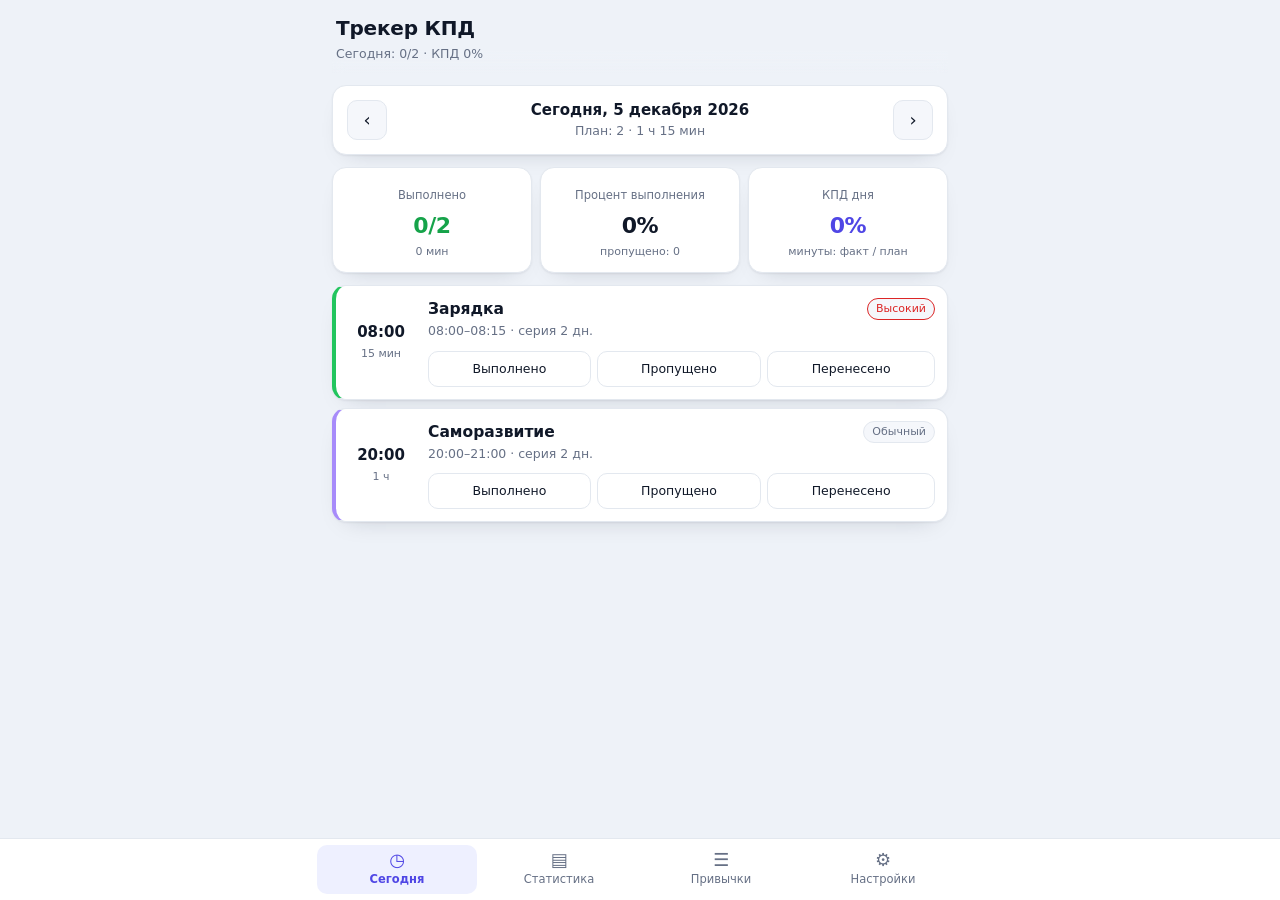
<file: index.html>
<!DOCTYPE html>
<html lang="ru">
<head>
  <meta charset="utf-8">
  <meta name="viewport" content="width=device-width, initial-scale=1, viewport-fit=cover">
  <title>Трекер КПД</title>
  <meta name="description" content="Трекер привычек с расчётом серии, процента выполнения и КПД. Работает офлайн, можно установить на телефон.">

  <meta name="theme-color" content="#eef2f8">
  <meta name="color-scheme" content="light dark">
  <meta name="mobile-web-app-capable" content="yes">
  <meta name="apple-mobile-web-app-capable" content="yes">
  <meta name="apple-mobile-web-app-status-bar-style" content="default">
  <meta name="apple-mobile-web-app-title" content="КПД">

  <link rel="manifest" href="manifest.json">
  <link rel="icon" type="image/png" sizes="192x192" href="icons/icon-192.png">
  <link rel="apple-touch-icon" href="icons/icon-192.png">
  <link rel="stylesheet" href="css/styles.css">
</head>
<body>
  <div class="app">
    <header class="topbar">
      <div>
        <h1 id="header-title">Трекер КПД</h1>
        <p id="header-subtitle">Загрузка…</p>
      </div>
    </header>

    <!-- Сюда ui.js рисует активный экран -->
    <main id="app" aria-live="polite"></main>

    <nav id="tabbar" class="tabbar" role="tablist" aria-label="Разделы">
      <button type="button" role="tab" data-tab="today" aria-selected="true">
        <span aria-hidden="true">◷</span><span>Сегодня</span>
      </button>
      <button type="button" role="tab" data-tab="stats" aria-selected="false">
        <span aria-hidden="true">▤</span><span>Статистика</span>
      </button>
      <button type="button" role="tab" data-tab="habits" aria-selected="false">
        <span aria-hidden="true">☰</span><span>Привычки</span>
      </button>
      <button type="button" role="tab" data-tab="settings" aria-selected="false">
        <span aria-hidden="true">⚙</span><span>Настройки</span>
      </button>
    </nav>
  </div>

  <div id="toast-host" class="toast-host" aria-live="polite"></div>

  <noscript>
    <p style="padding:16px">Для работы трекера нужен включённый JavaScript.</p>
  </noscript>

  <!-- Единственная точка входа: ui.js подтягивает core.js, storage.js, notifier.js -->
  <script type="module" src="js/ui.js"></script>
</body>
</html>
</file>
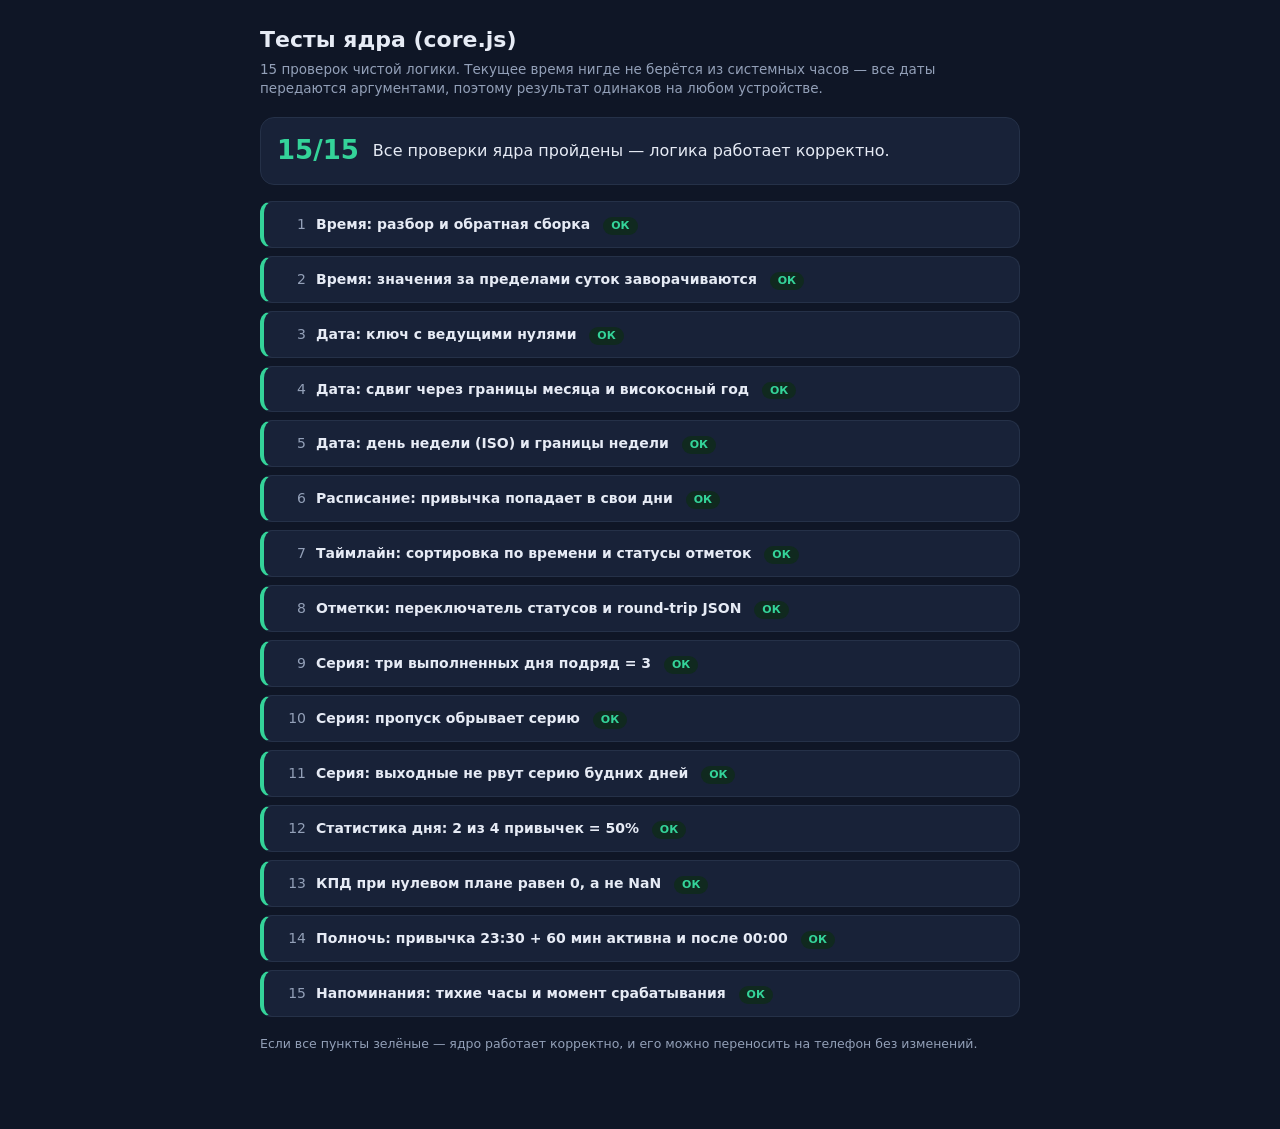
<file: test.html>
<!DOCTYPE html>
<html lang="ru">
<head>
  <meta charset="utf-8">
  <meta name="viewport" content="width=device-width, initial-scale=1">
  <title>Тесты ядра — Трекер КПД</title>
  <style>
    :root {
      --bg: #0f1626;
      --surface: #182238;
      --text: #e6ebf5;
      --dim: #93a0b8;
      --ok: #34d399;
      --ok-bg: #10291f;
      --err: #f87171;
      --err-bg: #2c1618;
      --border: #253148;
    }

    * { box-sizing: border-box; }

    body {
      margin: 0;
      padding: 24px 16px 64px;
      background: var(--bg);
      color: var(--text);
      font-family: system-ui, -apple-system, "Segoe UI", Roboto, Arial, sans-serif;
      line-height: 1.45;
    }

    .wrap { max-width: 760px; margin: 0 auto; }

    h1 { font-size: 22px; margin: 0 0 4px; }

    .sub { color: var(--dim); font-size: 13.5px; margin: 0 0 18px; }

    .summary {
      display: flex;
      align-items: center;
      gap: 14px;
      padding: 14px 16px;
      border-radius: 14px;
      border: 1px solid var(--border);
      background: var(--surface);
      margin-bottom: 16px;
      position: sticky;
      top: 12px;
      z-index: 5;
    }

    .summary__value { font-size: 26px; font-weight: 700; }

    .summary--ok .summary__value { color: var(--ok); }
    .summary--err .summary__value { color: var(--err); }

    ol { list-style: none; margin: 0; padding: 0; display: flex; flex-direction: column; gap: 8px; }

    li {
      display: grid;
      grid-template-columns: 28px 1fr;
      gap: 10px;
      padding: 12px 14px;
      border-radius: 12px;
      border: 1px solid var(--border);
      background: var(--surface);
      font-size: 14px;
    }

    li.pass { border-left: 4px solid var(--ok); }
    li.fail { border-left: 4px solid var(--err); background: var(--err-bg); }

    .num {
      font-variant-numeric: tabular-nums;
      color: var(--dim);
      text-align: right;
    }

    .name { font-weight: 600; }

    .badge {
      display: inline-block;
      margin-left: 8px;
      padding: 1px 8px;
      font-size: 11px;
      font-weight: 600;
      border-radius: 999px;
    }

    .pass .badge { background: var(--ok-bg); color: var(--ok); }
    .fail .badge { background: #3a1c1f; color: var(--err); }

    ul.errors { margin: 8px 0 0; padding-left: 18px; color: var(--err); font-size: 12.5px; }
    ul.errors li { display: list-item; border: 0; background: transparent; padding: 2px 0; }

    .note { margin-top: 18px; color: var(--dim); font-size: 12.5px; }
    code { background: #0b1220; padding: 1px 5px; border-radius: 4px; }
  </style>
</head>
<body>
  <div class="wrap">
    <h1>Тесты ядра (core.js)</h1>
    <p class="sub">
      15 проверок чистой логики. Текущее время нигде не берётся из системных часов —
      все даты передаются аргументами, поэтому результат одинаков на любом устройстве.
    </p>

    <div class="summary" id="summary">
      <div class="summary__value" id="summary-value">—</div>
      <div id="summary-text">Выполняю проверки…</div>
    </div>

    <ol id="list"></ol>

    <p class="note">
      Если все пункты зелёные — ядро работает корректно, и его можно переносить
      на телефон без изменений.
    </p>
  </div>

  <script type="module">
    import * as core from './js/core.js';

    /* ------------------------------------------------------------------ *
     * Мини-каркас тестирования (без внешних библиотек)
     * ------------------------------------------------------------------ */

    const tests = [];

    /** Регистрирует проверку. */
    function test(name, fn) {
      tests.push({ name, fn });
    }

    /** «Сегодня» для всех тестов — понедельник 2 ноября 2026 года. */
    const TODAY = '2026-11-02';

    /** Фабрика привычки для тестов. */
    function habit(id, time, duration, days) {
      return core.createHabit({ id, title: id, time, duration, days, createdAt: '2026-10-01' });
    }

    /** Сборка состояния вручную. */
    function makeState(habits, logs = {}, settings = {}) {
      return {
        version: core.STATE_VERSION,
        habits,
        logs,
        settings: { ...core.defaultSettings(), ...settings },
      };
    }

    /* ------------------------------------------------------------------ *
     * 1. Время суток: 'HH:MM' <-> минуты
     * ------------------------------------------------------------------ */
    test('Время: разбор и обратная сборка', ({ eq }) => {
      eq(core.parseTimeToMinutes('00:00'), 0, 'полночь');
      eq(core.parseTimeToMinutes('08:00'), 480, 'утро');
      eq(core.parseTimeToMinutes('23:59'), 1439, 'последняя минута суток');
      eq(core.minutesToTime(0), '00:00', 'минуты -> строка');
      eq(core.minutesToTime(480), '08:00', '480 минут');
      eq(core.formatDuration(90), '1 ч 30 мин', 'длительность 90 минут');
      eq(core.isValidTime('25:00'), false, 'некорректное время отклоняется');
    });

    /* ------------------------------------------------------------------ *
     * 2. Переход через полночь в форматировании
     * ------------------------------------------------------------------ */
    test('Время: значения за пределами суток заворачиваются', ({ eq }) => {
      eq(core.minutesToTime(1470), '00:30', '1470 минут = 00:30 следующего дня');
      eq(core.minutesToTime(1440), '00:00', 'ровно сутки = 00:00');
      eq(core.minutesToTime(-30), '23:30', 'отрицательное значение');
    });

    /* ------------------------------------------------------------------ *
     * 3. Ключи дат
     * ------------------------------------------------------------------ */
    test('Дата: ключ с ведущими нулями', ({ eq }) => {
      eq(core.dateKeyFromParts(2026, 1, 5), '2026-01-05', 'январь');
      eq(core.dateKeyFromParts(2026, 11, 2), '2026-11-02', 'ноябрь');
      const parsed = core.parseDateKey('2026-11-02');
      eq(parsed.y, 2026, 'год');
      eq(parsed.m, 11, 'месяц');
      eq(parsed.d, 2, 'день');
    });

    /* ------------------------------------------------------------------ *
     * 4. Арифметика дат: границы месяца, года, високосный год
     * ------------------------------------------------------------------ */
    test('Дата: сдвиг через границы месяца и високосный год', ({ eq }) => {
      eq(core.addDaysToKey('2026-01-31', 1), '2026-02-01', 'январь -> февраль');
      eq(core.addDaysToKey('2026-03-01', -1), '2026-02-28', 'февраль не високосный');
      eq(core.addDaysToKey('2026-12-31', 1), '2027-01-01', 'граница года');
      eq(core.addDaysToKey('2024-02-28', 1), '2024-02-29', 'високосный февраль');
      eq(core.addDaysToKey('2024-02-28', 2), '2024-03-01', 'после 29 февраля');
    });

    /* ------------------------------------------------------------------ *
     * 5. День недели и границы недели
     * ------------------------------------------------------------------ */
    test('Дата: день недели (ISO) и границы недели', ({ eq }) => {
      eq(core.weekdayFromKey('2026-11-02'), 1, '2 ноября 2026 — понедельник');
      eq(core.weekdayFromKey('2026-11-08'), 7, '8 ноября 2026 — воскресенье');
      eq(core.startOfWeekKey('2026-11-05'), '2026-11-02', 'начало недели — понедельник');
      eq(core.endOfWeekKey('2026-11-05'), '2026-11-08', 'конец недели — воскресенье');
    });

    /* ------------------------------------------------------------------ *
     * 6. Расписание по дням недели
     * ------------------------------------------------------------------ */
    test('Расписание: привычка попадает в свои дни', ({ eq }) => {
      const workdays = habit('workdays', '13:00', 30, [1, 2, 3, 4, 5]);
      const everyday = habit('everyday', '08:00', 15, [1, 2, 3, 4, 5, 6, 7]);
      eq(core.isHabitScheduledForDate(workdays, '2026-11-02'), true, 'Пн–Пт в понедельник');
      eq(core.isHabitScheduledForDate(workdays, '2026-11-07'), false, 'Пн–Пт в субботу');
      eq(core.isHabitScheduledForDate(everyday, '2026-11-08'), true, 'каждый день в воскресенье');
      eq(core.formatHabitDays(workdays), 'Пн–Пт', 'подпись расписания');
    });

    /* ------------------------------------------------------------------ *
     * 7. Таймлайн дня: порядок и статусы
     * ------------------------------------------------------------------ */
    test('Таймлайн: сортировка по времени и статусы отметок', ({ eq }) => {
      const state = makeState([
        habit('evening', '20:00', 60, [1, 2, 3, 4, 5, 6, 7]),
        habit('morning', '08:00', 15, [1, 2, 3, 4, 5, 6, 7]),
        habit('noon', '13:00', 30, [1, 2, 3, 4, 5, 6, 7]),
      ]);

      const order = core.getScheduleForDate(state, TODAY, null).map((item) => item.habitId);
      eq(order.join(','), 'morning,noon,evening', 'порядок по времени начала');

      const first = core.getScheduleForDate(state, TODAY, null)[0];
      eq(first.status, core.STATUS.PENDING, 'без отметки — ожидает');

      const afterMark = core.markHabit(state, TODAY, 'morning', core.STATUS.DONE);
      eq(afterMark.logs[TODAY].morning.status, core.STATUS.DONE, 'отметка записана');
      eq(state.logs[TODAY], undefined, 'исходное состояние не изменилось (чистота)');

      const entry = core.getScheduleForDate(afterMark, TODAY, null)[0];
      eq(entry.status, core.STATUS.DONE, 'таймлайн видит отметку');
      eq(entry.endTime, '08:15', 'время окончания посчитано');
    });

    /* ------------------------------------------------------------------ *
     * 8. Переключатель отметок и сериализация
     * ------------------------------------------------------------------ */
    test('Отметки: переключатель статусов и round-trip JSON', ({ eq }) => {
      const state = makeState([habit('charge', '08:00', 15, [1, 2, 3, 4, 5, 6, 7])]);

      const done = core.toggleHabitStatus(state, TODAY, 'charge', core.STATUS.DONE);
      eq(core.getStatus(done, TODAY, 'charge'), core.STATUS.DONE, 'первый клик — выполнено');

      const cleared = core.toggleHabitStatus(done, TODAY, 'charge', core.STATUS.DONE);
      eq(core.getStatus(cleared, TODAY, 'charge'), core.STATUS.PENDING, 'повторный клик снимает отметку');

      const skipped = core.toggleHabitStatus(done, TODAY, 'charge', core.STATUS.SKIPPED);
      eq(core.getStatus(skipped, TODAY, 'charge'), core.STATUS.SKIPPED, 'смена статуса');

      const restored = core.deserialize(core.serialize(skipped));
      eq(restored.logs[TODAY].charge.status, core.STATUS.SKIPPED, 'отметка выжила после JSON');
      eq(restored.habits.length, 1, 'привычка выжила после JSON');
      eq(restored.habits[0].title, 'charge', 'поля привычки сохранены');
    });

    /* ------------------------------------------------------------------ *
     * 9. Серия: три дня подряд
     * ------------------------------------------------------------------ */
    test('Серия: три выполненных дня подряд = 3', ({ eq }) => {
      const state = makeState(
        [habit('charge', '08:00', 15, [1, 2, 3, 4, 5, 6, 7])],
        {
          '2026-11-02': { charge: { status: 'done', at: null } },
          '2026-11-01': { charge: { status: 'done', at: null } },
          '2026-10-31': { charge: { status: 'done', at: null } },
        },
      );
      eq(core.getHabitStreak(state, 'charge', TODAY), 3, 'серия из трёх дней');
    });

    /* ------------------------------------------------------------------ *
     * 10. Серия при пропуске
     * ------------------------------------------------------------------ */
    test('Серия: пропуск обрывает серию', ({ eq }) => {
      const state = makeState(
        [habit('charge', '08:00', 15, [1, 2, 3, 4, 5, 6, 7])],
        {
          '2026-11-02': { charge: { status: 'done', at: null } },
          '2026-11-01': { charge: { status: 'skipped', at: null } },
          '2026-10-31': { charge: { status: 'done', at: null } },
          '2026-10-30': { charge: { status: 'done', at: null } },
        },
      );
      eq(core.getHabitStreak(state, 'charge', TODAY), 1, 'серия остановилась на пропуске');
    });

    /* ------------------------------------------------------------------ *
     * 11. Серия и дни вне расписания
     * ------------------------------------------------------------------ */
    test('Серия: выходные не рвут серию будних дней', ({ eq }) => {
      const state = makeState(
        [habit('read', '13:00', 30, [1, 2, 3, 4, 5])],
        {
          '2026-11-02': { read: { status: 'done', at: null } },   // понедельник
          '2026-10-30': { read: { status: 'done', at: null } },   // пятница
          '2026-10-29': { read: { status: 'done', at: null } },   // четверг
          '2026-10-28': { read: { status: 'done', at: null } },   // среда
          '2026-10-27': { read: { status: 'done', at: null } },   // вторник
          '2026-10-26': { read: { status: 'done', at: null } },   // понедельник
          '2026-10-23': { read: { status: 'skipped', at: null } }, // пятница — пропуск
        },
      );
      // Суббота 31.10 и воскресенье 01.11 в расписании отсутствуют.
      eq(core.getHabitStreak(state, 'read', TODAY), 6, 'шесть будних дней подряд');
    });

    /* ------------------------------------------------------------------ *
     * 12. Статистика дня: процент выполнения и минуты
     * ------------------------------------------------------------------ */
    test('Статистика дня: 2 из 4 привычек = 50%', ({ eq }) => {
      const state = makeState(
        [
          habit('a', '08:00', 15, [1, 2, 3, 4, 5, 6, 7]),
          habit('b', '09:00', 30, [1, 2, 3, 4, 5, 6, 7]),
          habit('c', '13:00', 45, [1, 2, 3, 4, 5, 6, 7]),
          habit('d', '20:00', 60, [1, 2, 3, 4, 5, 6, 7]),
        ],
        {
          '2026-11-02': {
            a: { status: 'done', at: null },
            b: { status: 'done', at: null },
            c: { status: 'skipped', at: null },
          },
        },
      );
      const stats = core.getDayStats(state, TODAY);
      eq(stats.planned, 4, 'запланировано привычек');
      eq(stats.plannedMinutes, 150, 'запланировано минут');
      eq(stats.done, 2, 'выполнено привычек');
      eq(stats.doneMinutes, 45, 'выполнено минут');
      eq(stats.completion, 50, 'процент выполнения');
      eq(stats.kpi, 30, 'КПД = 45 / 150');
      eq(stats.pending, 1, 'одна привычка осталась без отметки');
    });

    /* ------------------------------------------------------------------ *
     * 13. КПД при нулевом плане
     * ------------------------------------------------------------------ */
    test('КПД при нулевом плане равен 0, а не NaN', ({ eq }) => {
      const sundayOnly = makeState([habit('rest', '10:00', 60, [7])]);
      const stats = core.getDayStats(sundayOnly, TODAY); // понедельник — плана нет
      eq(stats.plannedMinutes, 0, 'план равен нулю');
      eq(stats.kpi, 0, 'КПД равен нулю');
      eq(Number.isNaN(stats.kpi), false, 'КПД не NaN');
      eq(stats.completion, 0, 'процент выполнения равен нулю');

      const empty = core.getRangeStats(core.createEmptyState(), '2026-11-01', '2026-11-02');
      eq(empty.kpi, 0, 'пустое состояние даёт КПД 0');
      eq(Number.isFinite(empty.kpi), true, 'значение конечно');
      eq(core.getEfficiency(core.createEmptyState(), '2026-11-01', '2026-11-02'), 0, 'обёртка getEfficiency');
    });

    /* ------------------------------------------------------------------ *
     * 14. Переход через полночь
     * ------------------------------------------------------------------ */
    test('Полночь: привычка 23:30 + 60 мин активна и после 00:00', ({ eq }) => {
      const state = makeState([habit('night', '23:30', 60, [1, 2, 3, 4, 5, 6, 7])]);
      const night = state.habits[0];
      const entry = core.getScheduleForDate(state, TODAY, null)[0];

      eq(entry.endTime, '00:30', 'окончание переходит на следующие сутки');
      eq(entry.crossesMidnight, true, 'флаг перехода через полночь');
      eq(core.isHabitActiveAt(night, 1425), true, '23:45 — выполняется');
      eq(core.isHabitActiveAt(night, 15), true, '00:15 — ещё выполняется');
      eq(core.isHabitActiveAt(night, 1400), false, '23:20 — ещё не началась');
      eq(core.isHabitActiveAt(night, 60), false, '01:00 — уже закончилась');
    });

    /* ------------------------------------------------------------------ *
     * 15. Тихие часы и напоминания
     * ------------------------------------------------------------------ */
    test('Напоминания: тихие часы и момент срабатывания', ({ eq }) => {
      const state = makeState(
        [
          habit('morning', '08:00', 15, [1, 2, 3, 4, 5, 6, 7]),
          habit('early', '07:00', 15, [1, 2, 3, 4, 5, 6, 7]),
        ],
        {},
        { reminderLeadMinutes: 10, quietFrom: '22:30', quietTo: '07:30' },
      );

      eq(core.isQuietTime(1350, '22:30', '07:30'), true, '22:30 — тихие часы');
      eq(core.isQuietTime(30, '22:30', '07:30'), true, '00:30 — тихие часы (после полуночи)');
      eq(core.isQuietTime(720, '22:30', '07:30'), false, '12:00 — не тихие часы');

      const morning = state.habits[0];
      const early = state.habits[1];

      eq(core.shouldRemind(morning, TODAY, 470, state).reason, 'due', '07:50 — пора напомнить');
      eq(core.shouldRemind(morning, TODAY, 400, state).reason, 'too-early', '06:40 — ещё рано');
      eq(core.shouldRemind(early, TODAY, 410, state).reason, 'quiet-hours', 'напоминание в тихие часы отменяется');

      const withLog = core.markHabit(state, TODAY, 'morning', core.STATUS.DONE);
      eq(core.shouldRemind(morning, TODAY, 470, withLog).reason, 'already-logged', 'выполненную не напоминаем');

      const reminders = core.collectReminders(state, TODAY);
      eq(reminders.length, 1, 'в очередь попала только одна привычка');
      eq(reminders[0].habitId, 'morning', 'утренняя привычка');
      eq(reminders[0].atTime, '07:50', 'время напоминания с учётом запаса');
    });

    /* ------------------------------------------------------------------ *
     * Прогон и отображение
     * ------------------------------------------------------------------ */

    function runAll() {
      const results = tests.map((item, index) => {
        const errors = [];
        const eq = (actual, expected, message) => {
          if (actual !== expected) {
            errors.push(`${message}: ожидалось ${JSON.stringify(expected)}, получено ${JSON.stringify(actual)}`);
          }
        };
        const assert = (condition, message) => {
          if (!condition) errors.push(message);
        };
        try {
          item.fn({ eq, assert });
        } catch (error) {
          errors.push(`Исключение: ${error.message}`);
        }
        return { index: index + 1, name: item.name, errors };
      });

      const list = document.getElementById('list');
      list.innerHTML = results.map((result) => `
        <li class="${result.errors.length ? 'fail' : 'pass'}">
          <div class="num">${result.index}</div>
          <div>
            <div class="name">${result.name}
              <span class="badge">${result.errors.length ? 'ОШИБКА' : 'ОК'}</span>
            </div>
            ${result.errors.length
              ? `<ul class="errors">${result.errors.map((error) => `<li>${error}</li>`).join('')}</ul>`
              : ''}
          </div>
        </li>`).join('');

      const passed = results.filter((result) => !result.errors.length).length;
      const summary = document.getElementById('summary');
      document.getElementById('summary-value').textContent = `${passed}/${results.length}`;
      document.getElementById('summary-text').textContent = passed === results.length
        ? 'Все проверки ядра пройдены — логика работает корректно.'
        : `Провалено проверок: ${results.length - passed}. Подробности ниже.`;
      summary.classList.add(passed === results.length ? 'summary--ok' : 'summary--err');

      // Дублируем итог в консоль — удобно смотреть в DevTools.
      console.log(`[tests] ${passed}/${results.length}`, results);
    }

    runAll();
  </script>
</body>
</html>
</file>
<file: css/styles.css>
/* ==========================================================================
   Трекер КПД — оформление.
   Подход mobile-first: базовые стили рассчитаны на телефон, дальше только
   небольшие улучшения для широких экранов.
   Тёмная тема: токены в :root[data-theme="dark"] и медиазапрос по системной
   настройке. Атрибут data-theme ставит ui.js (auto => атрибут снимается).
   ========================================================================== */

:root {
  color-scheme: light;

  --bg: #eef2f8;
  --surface: #ffffff;
  --surface-2: #f5f7fb;
  --text: #101828;
  --text-dim: #667085;
  --border: #e3e8ef;
  --accent: #4f46e5;
  --accent-soft: #eef0ff;
  --ok: #16a34a;
  --ok-soft: #e8f7ee;
  --warn: #d97706;
  --warn-soft: #fdf3e3;
  --err: #dc2626;
  --err-soft: #fdecec;
  --shadow: 0 1px 2px rgba(16, 24, 40, 0.06), 0 10px 24px -16px rgba(16, 24, 40, 0.25);

  --radius: 14px;
  --radius-sm: 10px;
  --tabbar-height: 62px;
}

:root[data-theme="dark"] {
  color-scheme: dark;

  --bg: #0b1220;
  --surface: #131c2e;
  --surface-2: #182238;
  --text: #e6ebf5;
  --text-dim: #93a0b8;
  --border: #253148;
  --accent: #8b8cf9;
  --accent-soft: #1e2340;
  --ok: #34d399;
  --ok-soft: #10291f;
  --warn: #fbbf24;
  --warn-soft: #2b2110;
  --err: #f87171;
  --err-soft: #2c1618;
  --shadow: 0 1px 2px rgba(0, 0, 0, 0.4), 0 12px 28px -18px rgba(0, 0, 0, 0.8);
}

@media (prefers-color-scheme: dark) {
  :root:not([data-theme="light"]) {
    color-scheme: dark;

    --bg: #0b1220;
    --surface: #131c2e;
    --surface-2: #182238;
    --text: #e6ebf5;
    --text-dim: #93a0b8;
    --border: #253148;
    --accent: #8b8cf9;
    --accent-soft: #1e2340;
    --ok: #34d399;
    --ok-soft: #10291f;
    --warn: #fbbf24;
    --warn-soft: #2b2110;
    --err: #f87171;
    --err-soft: #2c1618;
    --shadow: 0 1px 2px rgba(0, 0, 0, 0.4), 0 12px 28px -18px rgba(0, 0, 0, 0.8);
  }
}

* {
  box-sizing: border-box;
}

html,
body {
  margin: 0;
  padding: 0;
}

body {
  background: var(--bg);
  color: var(--text);
  font-family: system-ui, -apple-system, "Segoe UI", Roboto, "Helvetica Neue", Arial, sans-serif;
  font-size: 16px;
  line-height: 1.45;
  -webkit-text-size-adjust: 100%;
}

h1,
h2,
h3 {
  margin: 0;
}

button {
  cursor: pointer;
  font: inherit;
  color: inherit;
}

input,
select {
  font: inherit;
}

/* ---------- Каркас ---------- */

.app {
  max-width: 640px;
  margin: 0 auto;
  padding: 0 12px calc(var(--tabbar-height) + 24px + env(safe-area-inset-bottom));
}

.topbar {
  position: sticky;
  top: 0;
  z-index: 20;
  display: flex;
  align-items: center;
  justify-content: space-between;
  gap: 8px;
  padding: 14px 4px 10px;
  background: linear-gradient(var(--bg) 70%, transparent);
  backdrop-filter: blur(6px);
}

.topbar h1 {
  font-size: 20px;
  font-weight: 700;
  letter-spacing: -0.01em;
}

.topbar p {
  margin: 2px 0 0;
  font-size: 12.5px;
  color: var(--text-dim);
}

/* ---------- Нижнее меню ---------- */

.tabbar {
  position: fixed;
  left: 0;
  right: 0;
  bottom: 0;
  z-index: 30;
  display: flex;
  justify-content: center;
  gap: 2px;
  padding: 6px 8px calc(6px + env(safe-area-inset-bottom));
  background: var(--surface);
  border-top: 1px solid var(--border);
}

.tabbar button {
  flex: 1 1 0;
  max-width: 160px;
  display: flex;
  flex-direction: column;
  align-items: center;
  gap: 2px;
  padding: 6px 4px;
  border: 0;
  border-radius: var(--radius-sm);
  background: transparent;
  color: var(--text-dim);
  font-size: 11.5px;
}

.tabbar button span:first-child {
  font-size: 18px;
  line-height: 1;
}

.tabbar button.is-active {
  color: var(--accent);
  background: var(--accent-soft);
  font-weight: 600;
}

/* ---------- Общие блоки ---------- */

.card {
  margin-top: 12px;
  padding: 14px;
  background: var(--surface);
  border: 1px solid var(--border);
  border-radius: var(--radius);
  box-shadow: var(--shadow);
}

.card__title {
  font-size: 15px;
  font-weight: 650;
  margin-bottom: 10px;
}

.card__note {
  margin: 8px 0 0;
  font-size: 12.5px;
  color: var(--text-dim);
}

.footer-note {
  margin: 18px 4px 0;
  font-size: 12px;
  color: var(--text-dim);
  text-align: center;
}

.empty {
  padding: 26px 16px;
  text-align: center;
  color: var(--text-dim);
  font-size: 14px;
  list-style: none;
  background: var(--surface);
  border: 1px dashed var(--border);
  border-radius: var(--radius);
}

/* ---------- Кнопки ---------- */

.primarybtn,
.ghostbtn,
.iconbtn,
.markbtn,
.segbtn {
  border-radius: var(--radius-sm);
  border: 1px solid transparent;
  transition: transform 0.06s ease, background 0.15s ease, color 0.15s ease;
}

.primarybtn:active,
.ghostbtn:active,
.iconbtn:active,
.markbtn:active,
.segbtn:active {
  transform: scale(0.97);
}

.primarybtn {
  padding: 11px 16px;
  background: var(--accent);
  color: #fff;
  font-weight: 600;
}

.primarybtn--wide {
  display: block;
  width: 100%;
  margin-top: 12px;
}

.ghostbtn {
  padding: 10px 14px;
  background: var(--surface);
  border-color: var(--border);
  color: var(--text);
}

.ghostbtn--wide {
  display: block;
  width: 100%;
  margin-top: 12px;
}

.ghostbtn--danger {
  color: var(--err);
  border-color: var(--err);
}

.iconbtn {
  width: 40px;
  height: 40px;
  display: inline-flex;
  align-items: center;
  justify-content: center;
  background: var(--surface-2);
  border-color: var(--border);
  font-size: 18px;
  line-height: 1;
}

.iconbtn--danger {
  color: var(--err);
}

.segmented {
  display: flex;
  gap: 6px;
  padding: 4px;
  background: var(--surface-2);
  border-radius: var(--radius-sm);
}

.segbtn {
  flex: 1;
  padding: 9px 6px;
  background: transparent;
  color: var(--text-dim);
  font-size: 13px;
}

.segbtn.is-active {
  background: var(--surface);
  color: var(--text);
  font-weight: 600;
  box-shadow: var(--shadow);
}

/* ---------- Панель даты ---------- */

.datebar {
  display: flex;
  align-items: center;
  gap: 10px;
}

.datebar__center {
  flex: 1;
  text-align: center;
  min-width: 0;
}

.datebar__label {
  font-weight: 650;
  font-size: 15px;
}

.datebar__sub {
  font-size: 12.5px;
  color: var(--text-dim);
}

/* ---------- Показатели ---------- */

.kpirow {
  display: grid;
  grid-template-columns: repeat(3, 1fr);
  gap: 8px;
  margin-top: 12px;
}

.statcard {
  padding: 12px 10px;
  background: var(--surface);
  border: 1px solid var(--border);
  border-radius: var(--radius);
  box-shadow: var(--shadow);
  text-align: center;
}

.statcard__label {
  font-size: 11.5px;
  color: var(--text-dim);
  min-height: 30px;
  display: flex;
  align-items: center;
  justify-content: center;
}

.statcard__value {
  font-size: 22px;
  font-weight: 700;
  letter-spacing: -0.02em;
}

.statcard__hint {
  font-size: 11px;
  color: var(--text-dim);
  margin-top: 2px;
}

.statcard--accent .statcard__value {
  color: var(--accent);
}

.statcard--ok .statcard__value {
  color: var(--ok);
}

/* ---------- Таймлайн ---------- */

.timeline {
  list-style: none;
  margin: 12px 0 0;
  padding: 0;
  display: flex;
  flex-direction: column;
  gap: 8px;
}

.item {
  display: grid;
  grid-template-columns: 62px 1fr;
  gap: 10px;
  padding: 12px 12px 12px 8px;
  background: var(--surface);
  border: 1px solid var(--border);
  border-left: 4px solid var(--habit-color, var(--accent));
  border-radius: var(--radius);
  box-shadow: var(--shadow);
}

.item--done {
  background: var(--ok-soft);
}

.item--skipped {
  opacity: 0.7;
}

.item--moved {
  background: var(--warn-soft);
}

.item--active {
  outline: 2px solid var(--habit-color, var(--accent));
  outline-offset: -1px;
}

.item__time {
  display: flex;
  flex-direction: column;
  align-items: center;
  justify-content: center;
  gap: 2px;
  font-variant-numeric: tabular-nums;
}

.item__time strong {
  font-size: 15px;
}

.item__time span {
  font-size: 11px;
  color: var(--text-dim);
}

.item__head {
  display: flex;
  align-items: center;
  justify-content: space-between;
  gap: 8px;
}

.item__title {
  font-size: 15.5px;
  font-weight: 600;
}

.item__meta {
  margin-top: 2px;
  font-size: 12.5px;
  color: var(--text-dim);
}

.item__actions {
  display: flex;
  flex-wrap: wrap;
  gap: 6px;
  margin-top: 10px;
}

.markbtn {
  flex: 1 1 auto;
  min-width: 92px;
  padding: 8px 10px;
  background: var(--surface);
  border-color: var(--border);
  font-size: 12.5px;
}

.markbtn--done.is-active {
  background: var(--ok);
  border-color: var(--ok);
  color: #fff;
  font-weight: 600;
}

.markbtn--skipped.is-active {
  background: var(--err);
  border-color: var(--err);
  color: #fff;
  font-weight: 600;
}

.markbtn--moved.is-active {
  background: var(--warn);
  border-color: var(--warn);
  color: #fff;
  font-weight: 600;
}

/* ---------- Значки ---------- */

.chip {
  flex: none;
  padding: 2px 8px;
  border-radius: 999px;
  font-size: 11px;
  background: var(--surface-2);
  color: var(--text-dim);
  border: 1px solid var(--border);
}

.chip--prio3 {
  color: var(--err);
  border-color: var(--err);
}

.chip--prio1 {
  color: var(--text-dim);
}

/* ---------- График ---------- */

.chart {
  display: flex;
  align-items: flex-end;
  gap: 6px;
  height: 150px;
  padding-top: 18px;
}

.chart__col {
  flex: 1;
  height: 100%;
  display: flex;
  flex-direction: column;
  justify-content: flex-end;
  align-items: center;
  gap: 6px;
}

.chart__bar {
  position: relative;
  width: 100%;
  max-width: 44px;
  border-radius: 8px 8px 4px 4px;
  background: var(--accent);
  display: flex;
  align-items: flex-start;
  justify-content: center;
  min-height: 4px;
}

.chart__bar.is-good {
  background: var(--ok);
}

.chart__bar.is-mid {
  background: var(--warn);
}

.chart__bar.is-low {
  background: var(--err);
}

.chart__bar.is-empty {
  background: var(--border);
}

.chart__value {
  position: absolute;
  top: -17px;
  font-size: 10.5px;
  color: var(--text-dim);
  white-space: nowrap;
}

.chart__label {
  font-size: 11.5px;
  color: var(--text-dim);
}

.chart__col.is-today .chart__label {
  color: var(--accent);
  font-weight: 700;
}

/* ---------- Статистика по привычкам ---------- */

.habitstats,
.habitlist {
  list-style: none;
  margin: 0;
  padding: 0;
  display: flex;
  flex-direction: column;
  gap: 8px;
}

.habitstat,
.habitrow {
  padding: 10px 12px;
  border: 1px solid var(--border);
  border-radius: var(--radius-sm);
  background: var(--surface-2);
}

.habitstat__head,
.habitrow__head {
  display: flex;
  align-items: center;
  gap: 8px;
  font-size: 14.5px;
}

.habitstat__time,
.habitrow__time {
  margin-left: auto;
  color: var(--text-dim);
  font-size: 12.5px;
}

.habitstat__meta,
.habitrow__meta {
  margin-top: 3px;
  font-size: 12.5px;
  color: var(--text-dim);
}

.dot {
  width: 10px;
  height: 10px;
  border-radius: 50%;
  background: var(--habit-color, var(--accent));
  flex: none;
}

.habitrow {
  display: flex;
  align-items: center;
  gap: 10px;
}

.habitrow__main {
  flex: 1;
  min-width: 0;
}

.habitrow__actions {
  display: flex;
  gap: 6px;
  flex: none;
}

/* ---------- Формы ---------- */

.form .field,
.field {
  display: block;
  margin-bottom: 12px;
}

.field > span,
.field > legend {
  display: block;
  font-size: 12.5px;
  color: var(--text-dim);
  margin-bottom: 4px;
}

.field > legend {
  padding: 0;
}

.field input[type="text"],
.field input[type="time"],
.field input[type="number"],
.field select {
  width: 100%;
  padding: 10px 12px;
  background: var(--surface-2);
  color: var(--text);
  border: 1px solid var(--border);
  border-radius: var(--radius-sm);
}

.field input[type="color"] {
  width: 100%;
  height: 44px;
  padding: 4px;
  background: var(--surface-2);
  border: 1px solid var(--border);
  border-radius: var(--radius-sm);
}

fieldset.field {
  border: 0;
  padding: 0;
  margin: 0 0 12px;
}

.grid2 {
  display: grid;
  grid-template-columns: 1fr 1fr;
  gap: 10px;
}

.days {
  display: flex;
  gap: 6px;
}

.daybox {
  flex: 1;
  position: relative;
}

.daybox input {
  position: absolute;
  opacity: 0;
  pointer-events: none;
}

.daybox span {
  display: block;
  padding: 9px 0;
  text-align: center;
  font-size: 12.5px;
  color: var(--text-dim);
  background: var(--surface-2);
  border: 1px solid var(--border);
  border-radius: var(--radius-sm);
}

.daybox input:checked + span {
  background: var(--accent);
  border-color: var(--accent);
  color: #fff;
  font-weight: 600;
}

.form__actions {
  display: flex;
  gap: 8px;
  margin-top: 4px;
}

.form__actions--column {
  flex-direction: column;
}

.form__actions > * {
  flex: 1;
}

/* ---------- Всплывающее сообщение ---------- */

.toast-host {
  position: fixed;
  left: 50%;
  bottom: calc(var(--tabbar-height) + 16px + env(safe-area-inset-bottom));
  transform: translateX(-50%);
  z-index: 50;
  width: min(92vw, 420px);
  pointer-events: none;
}

.toast {
  padding: 11px 14px;
  border-radius: var(--radius-sm);
  background: var(--text);
  color: var(--bg);
  font-size: 13.5px;
  text-align: center;
  box-shadow: 0 10px 30px -12px rgba(0, 0, 0, 0.5);
  animation: toast-in 0.18s ease;
}

.toast--out {
  opacity: 0;
  transition: opacity 0.3s ease;
}

@keyframes toast-in {
  from {
    opacity: 0;
    transform: translateY(6px);
  }
  to {
    opacity: 1;
    transform: translateY(0);
  }
}

/* ---------- Широкие экраны ---------- */

@media (min-width: 560px) {
  .kpirow {
    grid-template-columns: repeat(3, 1fr);
  }

  .item {
    grid-template-columns: 74px 1fr;
  }
}

@media (prefers-reduced-motion: reduce) {
  * {
    animation: none !important;
    transition: none !important;
  }
}
</file>
